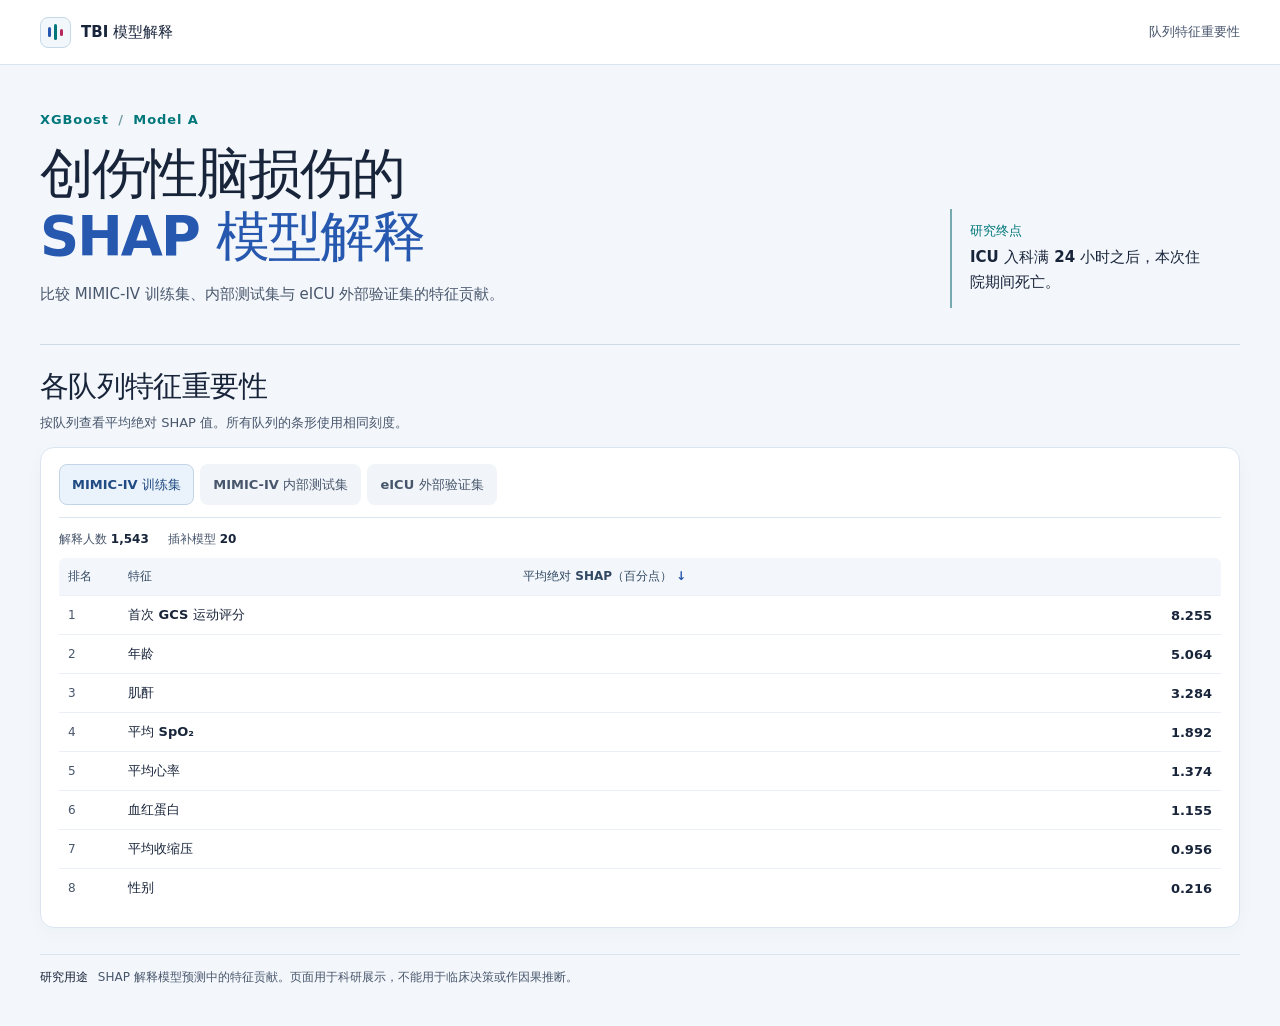
<file: docs/index.html>
<!doctype html>
<html lang="zh-CN">
<head>
  <meta charset="utf-8">
  <meta name="viewport" content="width=device-width, initial-scale=1">
  <meta name="color-scheme" content="light">
  <meta name="description" content="成人创伤性脑损伤 XGBoost Model A 的 SHAP 综合图与三队列特征重要性。">
  <title>Model A 的 SHAP 解释 | 创伤性脑损伤</title>
  <link rel="stylesheet" href="./site.css">
  <script src="./site.js" defer></script>
</head>
<body>
  <a class="skip-link" href="#main">跳到研究结果</a>

  <header class="masthead">
    <div class="shell masthead-inner">
      <a class="brand" href="#main">
        <span class="brand-mark" aria-hidden="true"><i></i><i></i><i></i></span>
        <span>TBI 模型解释</span>
      </a>
      <nav class="navigation" aria-label="页面导航">
        <a href="#shap-figure" id="figure-nav" hidden>综合图</a>
        <a href="#cohort-importance">队列特征重要性</a>
      </nav>
    </div>
  </header>

  <main class="shell" id="main" tabindex="-1">
    <section class="intro" aria-labelledby="page-title">
      <div>
        <p class="eyebrow">XGBoost <span aria-hidden="true">/</span> Model A</p>
        <h1 id="page-title">创伤性脑损伤的<br><span>SHAP 模型解释</span></h1>
        <p class="intro-description">比较 MIMIC-IV 训练集、内部测试集与 eICU 外部验证集的特征贡献。</p>
      </div>
      <div class="study-endpoint">
        <h2>研究终点</h2>
        <p>ICU 入科满 24 小时之后，本次住院期间死亡。</p>
      </div>
    </section>

    <section class="result-section" id="shap-figure" aria-labelledby="figure-title" hidden>
      <div class="section-header">
        <div>
          <h2 id="figure-title">综合 SHAP 图</h2>
          <p>展示模型对成人创伤性脑损伤患者住院死亡风险的解释。</p>
        </div>
        <div class="download-actions" aria-label="图版下载">
          <a class="button button-primary" id="download-png" download="shap-integrated.png" hidden>下载 PNG</a>
          <a class="button button-secondary" id="download-pdf" download="shap-integrated.pdf" hidden>下载 PDF</a>
        </div>
      </div>

      <div class="figure-layout">
        <figure class="figure-card">
          <div class="image-frame">
            <p class="load-message" id="figure-message" role="status">正在读取发布图版…</p>
            <a class="image-link" id="figure-link" target="_blank" rel="noopener" aria-label="在新标签页打开原图" hidden>
              <img id="integrated-image" alt="Model A 的七面板 SHAP 图，包含三队列蜂群图、全局重要性、病例瀑布图及两个外部验证依赖图。" decoding="async">
            </a>
          </div>
          <figcaption>
            <span>图版以发布者选定的图为准。</span>
            <a id="open-original" target="_blank" rel="noopener" hidden>打开原图</a>
          </figcaption>
        </figure>

        <aside class="guide" aria-labelledby="guide-title">
          <h3 id="guide-title">读图说明</h3>
          <dl class="panel-list">
            <div>
              <dt><span>a–c</span> 三队列蜂群图</dt>
              <dd>每个点对应一个患者在该特征上的贡献。蓝绿色到玫红色表示队列内该特征值由低到高。</dd>
            </div>
            <div>
              <dt><span>d</span> 全局特征重要性</dt>
              <dd>平均绝对 SHAP 值越大，该特征对预测概率的平均贡献幅度越大。</dd>
            </div>
            <div>
              <dt><span>e</span> 个体瀑布图</dt>
              <dd>依据发布者选定的图，展示各特征如何将一个示例的模型预测从基线推至个体概率。</dd>
            </div>
            <div>
              <dt><span>f–g</span> eICU 依赖图</dt>
              <dd>展示训练集排名前两位特征在 eICU 中的贡献分布。菱形和竖线表示组内中位数与四分位距。</dd>
            </div>
          </dl>
          <p class="guide-note">SHAP 值以概率百分点表示。正值提高模型预测概率，负值降低模型预测概率。</p>
        </aside>
      </div>
    </section>

    <section class="result-section importance-section" id="cohort-importance" aria-labelledby="importance-title">
      <div class="section-header">
        <div>
          <h2 id="importance-title">各队列特征重要性</h2>
          <p>按队列查看平均绝对 SHAP 值。所有队列的条形使用相同刻度。</p>
        </div>
      </div>
      <div class="table-card">
        <p class="load-message" id="table-message" role="status">正在读取发布结果…</p>
        <div class="cohort-tabs" id="cohort-tabs" role="tablist" aria-label="选择队列" hidden></div>
        <div id="cohort-panels"></div>
      </div>
    </section>

    <footer class="scope">
      <p><strong>研究用途</strong> SHAP 解释模型预测中的特征贡献。页面用于科研展示，不能用于临床决策或作因果推断。</p>
    </footer>
  </main>
</body>
</html>
</file>
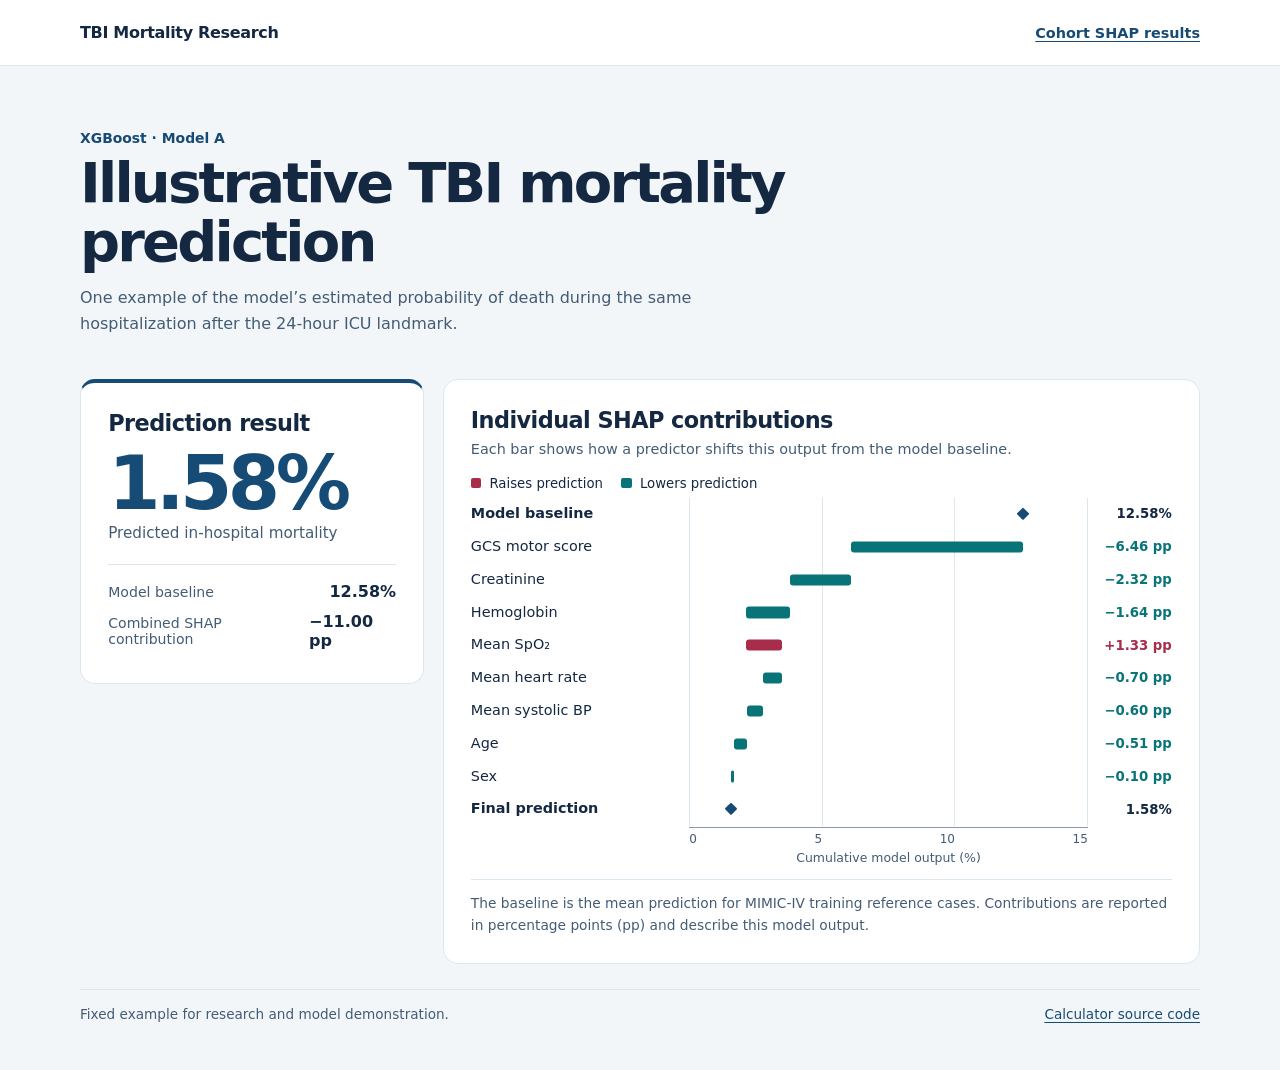
<file: docs/example/index.html>
<!doctype html>
<html lang="en">
<head>
  <meta charset="utf-8">
  <meta name="viewport" content="width=device-width, initial-scale=1">
  <meta name="description" content="An illustrative XGBoost Model A prediction and its eight SHAP contributions for in-hospital mortality after traumatic brain injury.">
  <title>Illustrative TBI prediction | XGBoost Model A</title>
  <style>
    :root {
      color-scheme: light;
      --ink: #142842;
      --muted: #435c75;
      --line: #dce6ef;
      --page: #f3f6f9;
      --blue: #164b75;
      --raise: #a82d4b;
      --lower: #087477;
      font-family: "Segoe UI", system-ui, sans-serif;
    }

    *, *::before, *::after { box-sizing: border-box; }
    body { margin: 0; background: var(--page); color: var(--ink); }
    h1, h2, p, figure, ol, dl, dd { margin: 0; }
    a { color: var(--blue); text-underline-offset: .2em; }
    a:focus-visible { outline: 3px solid #397aa6; outline-offset: 4px; }
    .shell { width: min(1120px, calc(100% - 48px)); margin-inline: auto; }
    .top { background: #fff; border-bottom: 1px solid var(--line); }
    .top .shell {
      min-height: 65px; display: flex; align-items: center; justify-content: space-between;
      flex-wrap: wrap; gap: .65rem 1rem; padding-block: .85rem;
    }
    .wordmark { font-weight: 760; letter-spacing: -.02em; }
    .back { font-size: .9rem; font-weight: 660; }
    main { padding-block: clamp(2rem, 6vw, 4rem) 3rem; }
    .hero { max-width: 800px; padding-block: 0 clamp(1.6rem, 4vw, 2.65rem); }
    .model { color: var(--blue); font-size: .87rem; font-weight: 730; }
    h1 { margin-block: .5rem .85rem; font-size: clamp(2rem, 5vw, 3.5rem); line-height: 1.05; letter-spacing: -.05em; }
    .hero p:last-child { max-width: 67ch; color: var(--muted); line-height: 1.6; }
    .workspace { display: grid; grid-template-columns: minmax(0, 1fr) minmax(0, 2.2fr); gap: 1.15rem; align-items: start; }
    .card { min-width: 0; background: #fff; border: 1px solid var(--line); border-radius: 15px; padding: clamp(1rem, 2.6vw, 1.7rem); }
    .result { border-top: 4px solid var(--blue); }
    .result h2, .explanation h2 { font-size: clamp(1.1rem, 2.4vw, 1.4rem); letter-spacing: -.025em; }
    .score { display: block; margin-block: .6rem .1rem; color: var(--blue); font-weight: 780; font-size: clamp(3rem, 7vw, 4.7rem); line-height: 1; letter-spacing: -.06em; }
    .score-label { color: var(--muted); font-size: .95rem; line-height: 1.5; }
    .summary { margin-top: 1.2rem; padding-top: .7rem; border-top: 1px solid var(--line); }
    .summary div { display: flex; align-items: center; justify-content: space-between; gap: .6rem; padding-block: .35rem; }
    .summary dt { color: var(--muted); font-size: .88rem; }
    .summary dd { font-weight: 710; }
    .subtext { margin-top: .35rem; color: var(--muted); font-size: .9rem; line-height: 1.5; }
    .legend { display: flex; flex-wrap: wrap; gap: .65rem 1.15rem; margin-block: 1rem .4rem; font-size: .83rem; }
    .key { display: inline-block; width: .65rem; height: .65rem; border-radius: 2px; margin-right: .25rem; }
    .key.raise { background: var(--raise); }
    .key.lower { background: var(--lower); }
    .chart { font-variant-numeric: tabular-nums; }
    .rows { list-style: none; padding: 0; }
    .step, .axis { display: grid; grid-template-columns: minmax(8rem, 13rem) minmax(0, 1fr) 4.6rem; column-gap: .65rem; }
    .step { min-height: 2.05rem; align-items: center; }
    .term { font-size: .9rem; line-height: 1.2; overflow-wrap: anywhere; }
    .numeric { white-space: nowrap; font-weight: 680; text-align: right; font-size: .83rem; }
    .step--raise .numeric { color: var(--raise); }
    .step--lower .numeric { color: var(--lower); }
    .step--endpoint .term { font-weight: 730; }
    .track { position: relative; display: block; height: 100%; background-image: repeating-linear-gradient(to right, var(--line) 0 1px, transparent 1px calc(100% / 3)); border-right: 1px solid var(--line); }
    .track::before {
      content: ""; position: absolute; top: 50%; transform: translateY(-50%);
      left: calc(var(--from) * 100% / 15); width: calc((var(--to) - var(--from)) * 100% / 15);
      height: .7rem; background: var(--mark); border-radius: 3px;
    }
    .step--raise { --mark: var(--raise); }
    .step--lower { --mark: var(--lower); }
    .step--endpoint .track::before {
      width: .58rem; height: .58rem; border-radius: 1px; background: var(--blue);
      transform: translate(-50%, -50%) rotate(45deg);
    }
    .axis { margin-block: .1rem .85rem; }
    .ticks { grid-column: 2; display: flex; justify-content: space-between; border-top: 1px solid #859bb0; padding-top: .25rem; color: var(--muted); font-size: .75rem; }
    .axis-name { grid-column: 2; text-align: center; padding-top: .25rem; color: var(--muted); font-size: .78rem; }
    figcaption { border-top: 1px solid var(--line); padding-top: .85rem; color: var(--muted); font-size: .86rem; line-height: 1.55; }
    .foot { border-top: 1px solid var(--line); margin-top: 1.55rem; padding-top: 1rem; color: var(--muted); display: flex; gap: .7rem 1.1rem; flex-wrap: wrap; justify-content: space-between; font-size: .85rem; }
    @media (max-width: 770px) {
      .shell { width: calc(100% - 32px); }
      .workspace { grid-template-columns: minmax(0, 1fr); }
    }
    @media (max-width: 430px) {
      .step, .axis { grid-template-columns: 6.7rem minmax(0, 1fr) 3.55rem; column-gap: .45rem; }
      .term, .numeric { font-size: .77rem; }
    }
  </style>
</head>
<body>
  <header class="top">
    <div class="shell">
      <span class="wordmark">TBI Mortality Research</span>
      <a class="back" href="../">Cohort SHAP results</a>
    </div>
  </header>
  <main class="shell">
    <header class="hero">
      <p class="model">XGBoost · Model A</p>
      <h1>Illustrative TBI mortality prediction</h1>
      <p>One example of the model’s estimated probability of death during the same hospitalization after the 24-hour ICU landmark.</p>
    </header>
    <div class="workspace">
      <section class="card result" aria-labelledby="result-heading">
        <h2 id="result-heading">Prediction result</h2>
        <strong class="score">1.58%</strong>
        <p class="score-label">Predicted in-hospital mortality</p>
        <dl class="summary">
          <div><dt>Model baseline</dt><dd>12.58%</dd></div>
          <div><dt>Combined SHAP contribution</dt><dd>−11.00 pp</dd></div>
        </dl>
      </section>
      <section class="card explanation" aria-labelledby="shap-heading">
        <h2 id="shap-heading">Individual SHAP contributions</h2>
        <p class="subtext">Each bar shows how a predictor shifts this output from the model baseline.</p>
        <p class="legend">
          <span><span class="key raise" aria-hidden="true"></span> Raises prediction</span>
          <span><span class="key lower" aria-hidden="true"></span> Lowers prediction</span>
        </p>
        <figure class="chart" aria-label="SHAP waterfall">
          <ol class="rows">
            <li class="step step--endpoint" style="--from: 12.58; --to: 12.58">
              <span class="term">Model baseline</span><span class="track" aria-hidden="true"></span><span class="numeric">12.58%</span>
            </li>
            <li class="step step--lower" style="--from: 6.12; --to: 12.58">
              <span class="term">GCS motor score</span><span class="track" aria-hidden="true"></span><span class="numeric">−6.46 pp</span>
            </li>
            <li class="step step--lower" style="--from: 3.80; --to: 6.12">
              <span class="term">Creatinine</span><span class="track" aria-hidden="true"></span><span class="numeric">−2.32 pp</span>
            </li>
            <li class="step step--lower" style="--from: 2.16; --to: 3.80">
              <span class="term">Hemoglobin</span><span class="track" aria-hidden="true"></span><span class="numeric">−1.64 pp</span>
            </li>
            <li class="step step--raise" style="--from: 2.16; --to: 3.49">
              <span class="term">Mean SpO₂</span><span class="track" aria-hidden="true"></span><span class="numeric">+1.33 pp</span>
            </li>
            <li class="step step--lower" style="--from: 2.79; --to: 3.49">
              <span class="term">Mean heart rate</span><span class="track" aria-hidden="true"></span><span class="numeric">−0.70 pp</span>
            </li>
            <li class="step step--lower" style="--from: 2.19; --to: 2.79">
              <span class="term">Mean systolic BP</span><span class="track" aria-hidden="true"></span><span class="numeric">−0.60 pp</span>
            </li>
            <li class="step step--lower" style="--from: 1.68; --to: 2.19">
              <span class="term">Age</span><span class="track" aria-hidden="true"></span><span class="numeric">−0.51 pp</span>
            </li>
            <li class="step step--lower" style="--from: 1.58; --to: 1.68">
              <span class="term">Sex</span><span class="track" aria-hidden="true"></span><span class="numeric">−0.10 pp</span>
            </li>
            <li class="step step--endpoint" style="--from: 1.58; --to: 1.58">
              <span class="term">Final prediction</span><span class="track" aria-hidden="true"></span><span class="numeric">1.58%</span>
            </li>
          </ol>
          <div class="axis" aria-hidden="true">
            <div class="ticks"><span>0</span><span>5</span><span>10</span><span>15</span></div>
            <p class="axis-name">Cumulative model output (%)</p>
          </div>
          <figcaption>The baseline is the mean prediction for MIMIC-IV training reference cases. Contributions are reported in percentage points (pp) and describe this model output.</figcaption>
        </figure>
      </section>
    </div>
    <footer class="foot">
      <p>Fixed example for research and model demonstration.</p>
      <a href="https://github.com/ErhaMunai/tbi-shap-results/tree/main/calculator">Calculator source code</a>
    </footer>
  </main>
</body>
</html>
</file>
<file: docs/site.css>
:root {
  color-scheme: light;
  --ink: #18243a;
  --muted: #48566c;
  --blue: #2758af;
  --teal: #00777b;
  --rose: #b62960;
  --paper: #fff;
  --canvas: #f3f7fb;
  --line: #dbe5ef;
  --focus: #2861d7;
  font-family: system-ui, -apple-system, "PingFang SC", "Microsoft YaHei", "Noto Sans CJK SC", sans-serif;
  font-synthesis: none;
}

*, *::before, *::after { box-sizing: border-box; }
[hidden] { display: none !important; }
body { margin: 0; color: var(--ink); background: var(--canvas); }
h1, h2, h3, p, dl, dd, figure { margin: 0; }
a { color: var(--blue); }
button { font: inherit; }
:focus-visible { outline: 3px solid var(--focus); outline-offset: 4px; }

.shell { width: min(1200px, calc(100% - 80px)); margin-inline: auto; }
.skip-link {
  position: fixed;
  z-index: 2;
  top: 10px;
  left: 10px;
  opacity: 0;
  pointer-events: none;
  border: 1px solid var(--line);
  border-radius: 8px;
  padding: 9px 13px;
  background: var(--paper);
}
.skip-link:focus { opacity: 1; pointer-events: auto; }

.masthead { border-bottom: 1px solid var(--line); background: var(--paper); }
.masthead-inner {
  display: flex;
  min-height: 64px;
  align-items: center;
  justify-content: space-between;
  gap: 18px;
}
.brand {
  display: inline-flex;
  align-items: center;
  gap: 10px;
  color: var(--ink);
  font-size: 15px;
  font-weight: 750;
  text-decoration: none;
  white-space: nowrap;
}
.brand-mark {
  display: flex;
  align-items: center;
  justify-content: center;
  gap: 3px;
  width: 31px;
  height: 31px;
  border: 1px solid #c5d9e7;
  border-radius: 8px;
  background: #f1f7fb;
}
.brand-mark i { width: 3px; height: 10px; border-radius: 4px; background: var(--blue); }
.brand-mark i:nth-child(2) { height: 16px; background: var(--teal); }
.brand-mark i:nth-child(3) { height: 7px; background: var(--rose); }
.navigation { display: flex; align-items: center; gap: 22px; }
.navigation a { padding-block: 9px; color: var(--muted); font-size: 13px; font-weight: 680; text-decoration: none; }
.navigation a:hover { color: var(--blue); text-decoration: underline; text-underline-offset: 4px; }

.intro {
  display: grid;
  grid-template-columns: minmax(0, 1fr) minmax(220px, 290px);
  align-items: end;
  gap: 35px;
  padding-block: 47px 36px;
}
.eyebrow { margin-bottom: 15px; color: var(--teal); font-size: 13px; font-weight: 750; letter-spacing: .07em; }
.eyebrow span { margin-inline: 4px; color: #729ca1; }
h1 { font-size: clamp(34px, 4.25vw, 58px); font-weight: 780; letter-spacing: -.036em; line-height: 1.16; }
h1 span { color: var(--blue); }
.intro-description { max-width: 580px; margin-top: 14px; color: var(--muted); font-size: 15px; line-height: 1.7; }
.study-endpoint {
  align-self: end;
  padding: 13px 0 13px 18px;
  border-left: 2px solid #77aab0;
}
.study-endpoint h2 { margin-bottom: 5px; color: var(--teal); font-size: 13px; font-weight: 740; }
.study-endpoint p { max-width: 235px; font-size: 15px; font-weight: 660; line-height: 1.65; }

.result-section { scroll-margin-top: 16px; }
.result-section:not([hidden]) + .result-section { margin-top: 35px; }
.section-header {
  display: flex;
  align-items: end;
  justify-content: space-between;
  gap: 12px 20px;
  padding-top: 22px;
  margin-bottom: 14px;
  border-top: 1px solid #cddae7;
}
.section-header h2 { font-size: clamp(21px, 2.35vw, 29px); font-weight: 760; letter-spacing: -.022em; }
.section-header p { margin-top: 5px; color: var(--muted); font-size: 13px; line-height: 1.65; }
.download-actions { display: flex; flex-wrap: wrap; gap: 8px; flex-shrink: 0; }
.download-actions:empty { display: none; }
.button {
  display: inline-flex;
  min-height: 40px;
  align-items: center;
  justify-content: center;
  border: 1px solid transparent;
  border-radius: 8px;
  padding: 8px 13px;
  font-size: 13px;
  font-weight: 715;
  text-decoration: none;
  white-space: nowrap;
}
.button-primary { background: var(--blue); color: var(--paper); }
.button-primary:hover { background: #204891; }
.button-secondary { border-color: #c5d8eb; background: var(--paper); color: var(--blue); }
.button-secondary:hover { background: #eaf2fb; }

.figure-layout { display: grid; grid-template-columns: minmax(0, 2.33fr) minmax(0, 1fr); align-items: start; gap: 18px; }
.figure-card, .guide, .table-card { border: 1px solid var(--line); border-radius: 14px; background: var(--paper); }
.figure-card, .table-card { box-shadow: 0 5px 17px #1c3d6308; }
.figure-card { overflow: clip; }
.image-frame { display: grid; place-items: center; min-width: 0; padding: 15px; }
.image-frame:has(.load-message:not([hidden])) { min-height: 206px; }
.image-link { display: block; width: 100%; cursor: zoom-in; }
.image-link img { display: block; width: 100%; height: auto; }
.figure-card figcaption {
  display: flex;
  justify-content: space-between;
  align-items: center;
  gap: 9px;
  border-top: 1px solid var(--line);
  padding: 11px 16px;
  color: var(--muted);
  font-size: 12px;
  line-height: 1.6;
}
.figure-card figcaption a { flex-shrink: 0; font-weight: 690; text-underline-offset: 3px; }
.guide { position: sticky; top: 18px; padding: 18px 19px; }
.guide h3 { margin-bottom: 13px; font-size: 17px; }
.panel-list { display: grid; gap: 12px; }
.panel-list div + div { padding-top: 12px; border-top: 1px solid #edf2f7; }
.panel-list dt { display: flex; align-items: center; gap: 8px; font-size: 13px; font-weight: 710; }
.panel-list dt span {
  display: inline-flex;
  align-items: center;
  justify-content: center;
  min-width: 32px;
  min-height: 23px;
  border-radius: 5px;
  padding-inline: 4px;
  color: var(--teal);
  background: #eaf5f5;
  font-size: 11px;
  font-weight: 750;
}
.panel-list dd, .guide-note { color: var(--muted); font-size: 12px; line-height: 1.65; }
.panel-list dd { margin-top: 5px; }
.guide-note { margin-top: 15px; border-top: 1px solid var(--line); padding-top: 12px; }

.table-card { padding: 16px 18px 20px; }
.load-message { color: var(--muted); padding: 12px 3px; font-size: 13px; line-height: 1.7; }
.load-message[data-state="error"] { color: #9a2847; }
.cohort-tabs { display: flex; flex-wrap: wrap; gap: 6px; border-bottom: 1px solid var(--line); padding-bottom: 12px; }
.cohort-tab {
  min-height: 41px;
  border: 1px solid transparent;
  border-radius: 8px;
  padding: 7px 12px;
  color: var(--muted);
  background: #f1f5f9;
  font-size: 13px;
  font-weight: 670;
  text-align: left;
  cursor: pointer;
}
.cohort-tab:hover { border-color: #c0d4e6; }
.cohort-tab[aria-selected="true"] { border-color: #c1d4e8; color: #204b83; background: #eaf2fb; }
.cohort-panel { --cohort-color: var(--blue); }
.cohort-panel[data-cohort="internal_test"] { --cohort-color: var(--teal); }
.cohort-panel[data-cohort="external_eicu"] { --cohort-color: var(--rose); }
.cohort-details { display: flex; flex-wrap: wrap; gap: 6px 19px; margin-block: 13px 10px; color: var(--muted); font-size: 12px; }
.cohort-details strong { color: var(--ink); font-weight: 710; font-variant-numeric: tabular-nums; }
.importance-table { width: 100%; border-collapse: collapse; table-layout: fixed; }
.importance-table .col-rank { width: 60px; }
.importance-table .col-feature { width: 34%; }
.importance-table th, .importance-table td { border-bottom: 1px solid #eaf0f6; padding: 10px 9px; text-align: left; }
.importance-table thead th { color: #314862; background: #f3f7fb; font-size: 12px; font-weight: 730; }
.importance-table thead th:first-child { border-top-left-radius: 6px; }
.importance-table thead th:last-child { border-top-right-radius: 6px; }
.importance-table tbody tr:last-child > * { border-bottom: 0; }
.importance-table tbody th { color: var(--ink); font-size: 13px; font-weight: 630; overflow-wrap: anywhere; }
.rank-value, .metric-number { font-variant-numeric: tabular-nums; }
.rank-value { color: var(--muted); font-size: 12px; }
.sort-header {
  border: 0;
  border-radius: 3px;
  padding: 0;
  color: inherit;
  background: none;
  font-weight: inherit;
  text-align: left;
  cursor: pointer;
}
.sort-header:hover { text-decoration: underline; text-underline-offset: 3px; }
.sort-icon { margin-left: 4px; color: var(--blue); }
.metric { display: grid; grid-template-columns: minmax(0, 1fr) minmax(45px, auto); align-items: center; gap: 10px; }
.metric-number { color: var(--ink); font-size: 13px; font-weight: 680; text-align: right; }
.metric-bar { display: block; width: 100%; height: 7px; appearance: none; border: 0; }
.metric-bar::-webkit-meter-bar { background: #edf2f7; border: 0; border-radius: 3px; }
.metric-bar::-webkit-meter-optimum-value, .metric-bar::-webkit-meter-suboptimum-value, .metric-bar::-webkit-meter-even-less-good-value {
  background: var(--cohort-color);
  border-radius: 3px;
}
.metric-bar::-moz-meter-bar { background: var(--cohort-color); border-radius: 3px; }
.scope { margin-block: 26px 38px; border-top: 1px solid var(--line); padding-top: 13px; }
.scope p { color: var(--muted); font-size: 12px; line-height: 1.65; }
.scope strong { margin-right: 6px; color: var(--ink); }

@media (max-width: 880px) {
  .shell { width: calc(100% - 48px); }
  .figure-layout { gap: 12px; }
  .guide { padding: 15px; }
}

@media (max-width: 690px) {
  .intro { grid-template-columns: 1fr; gap: 16px; padding-block: 31px 23px; }
  .study-endpoint { padding: 4px 0 4px 12px; }
  .study-endpoint p { max-width: none; font-size: 13px; }
  .section-header { flex-wrap: wrap; }
  .figure-layout { grid-template-columns: 1fr; }
  .guide { position: static; }
  .table-card { padding: 13px 12px; }
}

@media (max-width: 430px) {
  .shell { width: calc(100% - 28px); }
  .masthead-inner { min-height: 56px; gap: 8px; }
  .brand { font-size: 13px; gap: 6px; }
  .brand-mark { width: 26px; height: 26px; }
  .navigation { gap: 11px; }
  .navigation a { font-size: 11px; }
  .intro-description { font-size: 13px; }
  .image-frame { padding: 7px; }
  .cohort-tab { padding-inline: 8px; font-size: 12px; }
  .importance-table .col-rank { width: 43px; }
  .importance-table .col-feature { width: 36%; }
  .importance-table th, .importance-table td { padding: 9px 5px; }
  .metric { gap: 5px; }
}
</file>
